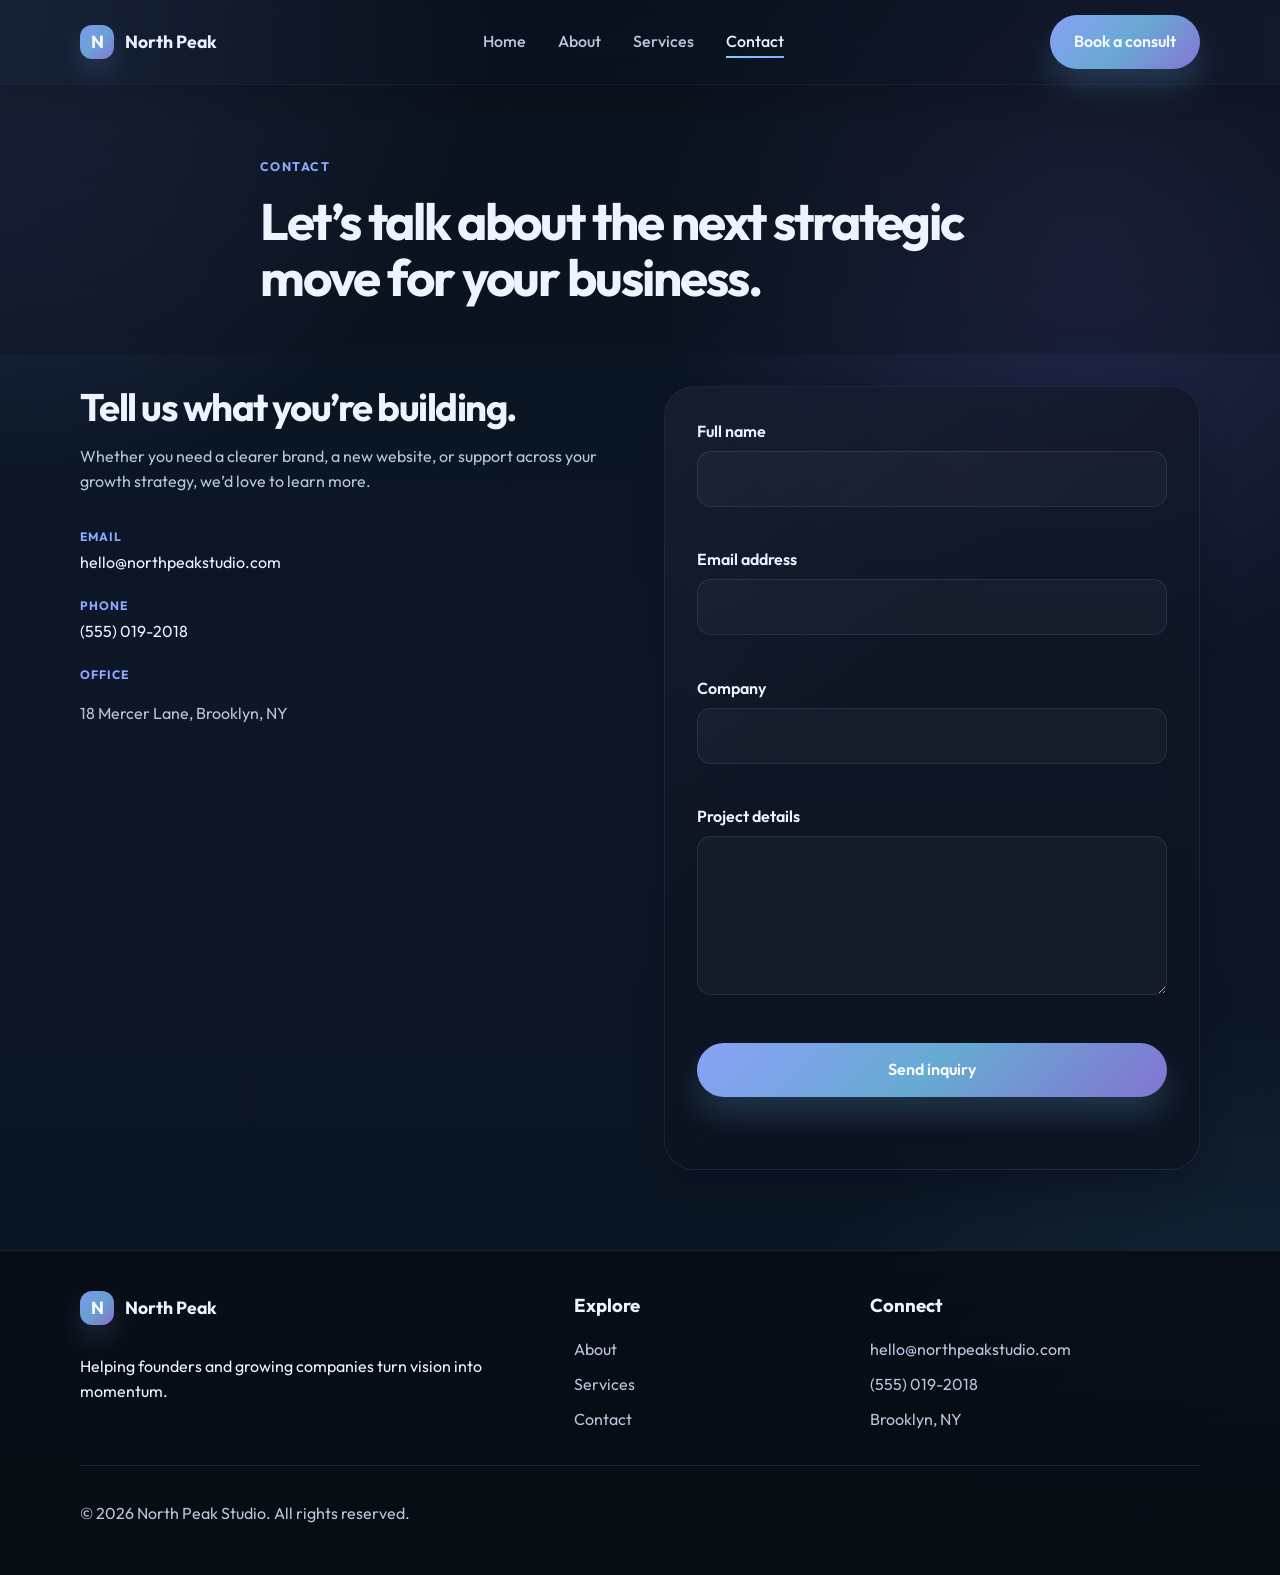
<file: contact.html>
<!DOCTYPE html>
<html lang="en">
  <head>
    <meta charset="UTF-8" />
    <meta name="viewport" content="width=device-width, initial-scale=1.0" />
    <meta
      name="description"
      content="Contact North Peak Studio to discuss brand strategy, web design, and digital growth support for your business."
    />
    <title>Contact | North Peak Studio</title>
    <link rel="preconnect" href="https://fonts.googleapis.com" />
    <link rel="preconnect" href="https://fonts.gstatic.com" crossorigin />
    <link
      href="https://fonts.googleapis.com/css2?family=Outfit:wght@400;500;600;700;800&display=swap"
      rel="stylesheet"
    />
    <link rel="stylesheet" href="styles.css" />
  </head>
  <body>
    <header class="site-header">
      <div class="container nav-wrap">
        <a href="index.html" class="brand" aria-label="North Peak Studio home page">
          <span class="brand-mark">N</span>
          <span>North Peak</span>
        </a>

        <button
          class="nav-toggle"
          type="button"
          aria-expanded="false"
          aria-controls="primary-navigation"
          aria-label="Toggle navigation menu"
        >
          <span></span>
          <span></span>
          <span></span>
        </button>

        <nav class="site-nav" id="primary-navigation" aria-label="Main navigation">
          <ul class="nav-links">
            <li><a href="index.html">Home</a></li>
            <li><a href="about.html">About</a></li>
            <li><a href="services.html">Services</a></li>
            <li><a href="contact.html" class="active">Contact</a></li>
          </ul>
        </nav>

        <a href="contact.html" class="btn btn-primary nav-cta">Book a consult</a>
      </div>
    </header>

    <main>
      <section class="page-hero small-hero">
        <div class="container narrow">
          <p class="eyebrow">Contact</p>
          <h1>Let’s talk about the next strategic move for your business.</h1>
        </div>
      </section>

      <section class="section contact-section">
        <div class="container contact-grid">
          <div class="contact-panel">
            <h2>Tell us what you’re building.</h2>
            <p>Whether you need a clearer brand, a new website, or support across your growth strategy, we’d love to learn more.</p>

            <div class="contact-list">
              <div>
                <span class="label">Email</span>
                <a href="mailto:hello@northpeakstudio.com">hello@northpeakstudio.com</a>
              </div>
              <div>
                <span class="label">Phone</span>
                <a href="tel:+15550192">(555) 019-2018</a>
              </div>
              <div>
                <span class="label">Office</span>
                <p>18 Mercer Lane, Brooklyn, NY</p>
              </div>
            </div>
          </div>

          <form id="contactForm" class="contact-form" novalidate>
            <div class="field-group">
              <label for="name">Full name</label>
              <input id="name" name="name" type="text" aria-describedby="nameError" />
              <span class="error-message" id="nameError" aria-live="polite"></span>
            </div>

            <div class="field-group">
              <label for="email">Email address</label>
              <input id="email" name="email" type="email" aria-describedby="emailError" />
              <span class="error-message" id="emailError" aria-live="polite"></span>
            </div>

            <div class="field-group">
              <label for="company">Company</label>
              <input id="company" name="company" type="text" aria-describedby="companyError" />
              <span class="error-message" id="companyError" aria-live="polite"></span>
            </div>

            <div class="field-group">
              <label for="message">Project details</label>
              <textarea id="message" name="message" rows="5" aria-describedby="messageError"></textarea>
              <span class="error-message" id="messageError" aria-live="polite"></span>
            </div>

            <button type="submit" class="btn btn-primary submit-btn">Send inquiry</button>
            <p id="formMessage" class="form-message" role="status" aria-live="polite"></p>
          </form>
        </div>
      </section>
    </main>

    <footer class="site-footer">
      <div class="container footer-grid">
        <div>
          <a href="index.html" class="brand footer-brand">
            <span class="brand-mark">N</span>
            <span>North Peak</span>
          </a>
          <p>Helping founders and growing companies turn vision into momentum.</p>
        </div>

        <div>
          <h3>Explore</h3>
          <ul>
            <li><a href="about.html">About</a></li>
            <li><a href="services.html">Services</a></li>
            <li><a href="contact.html">Contact</a></li>
          </ul>
        </div>

        <div>
          <h3>Connect</h3>
          <ul>
            <li><a href="mailto:hello@northpeakstudio.com">hello@northpeakstudio.com</a></li>
            <li><a href="tel:+15550192">(555) 019-2018</a></li>
            <li>Brooklyn, NY</li>
          </ul>
        </div>
      </div>
      <div class="container footer-bottom">
        <p>© 2026 North Peak Studio. All rights reserved.</p>
      </div>
    </footer>

    <script src="script.js"></script>
  </body>
</html>
</file>
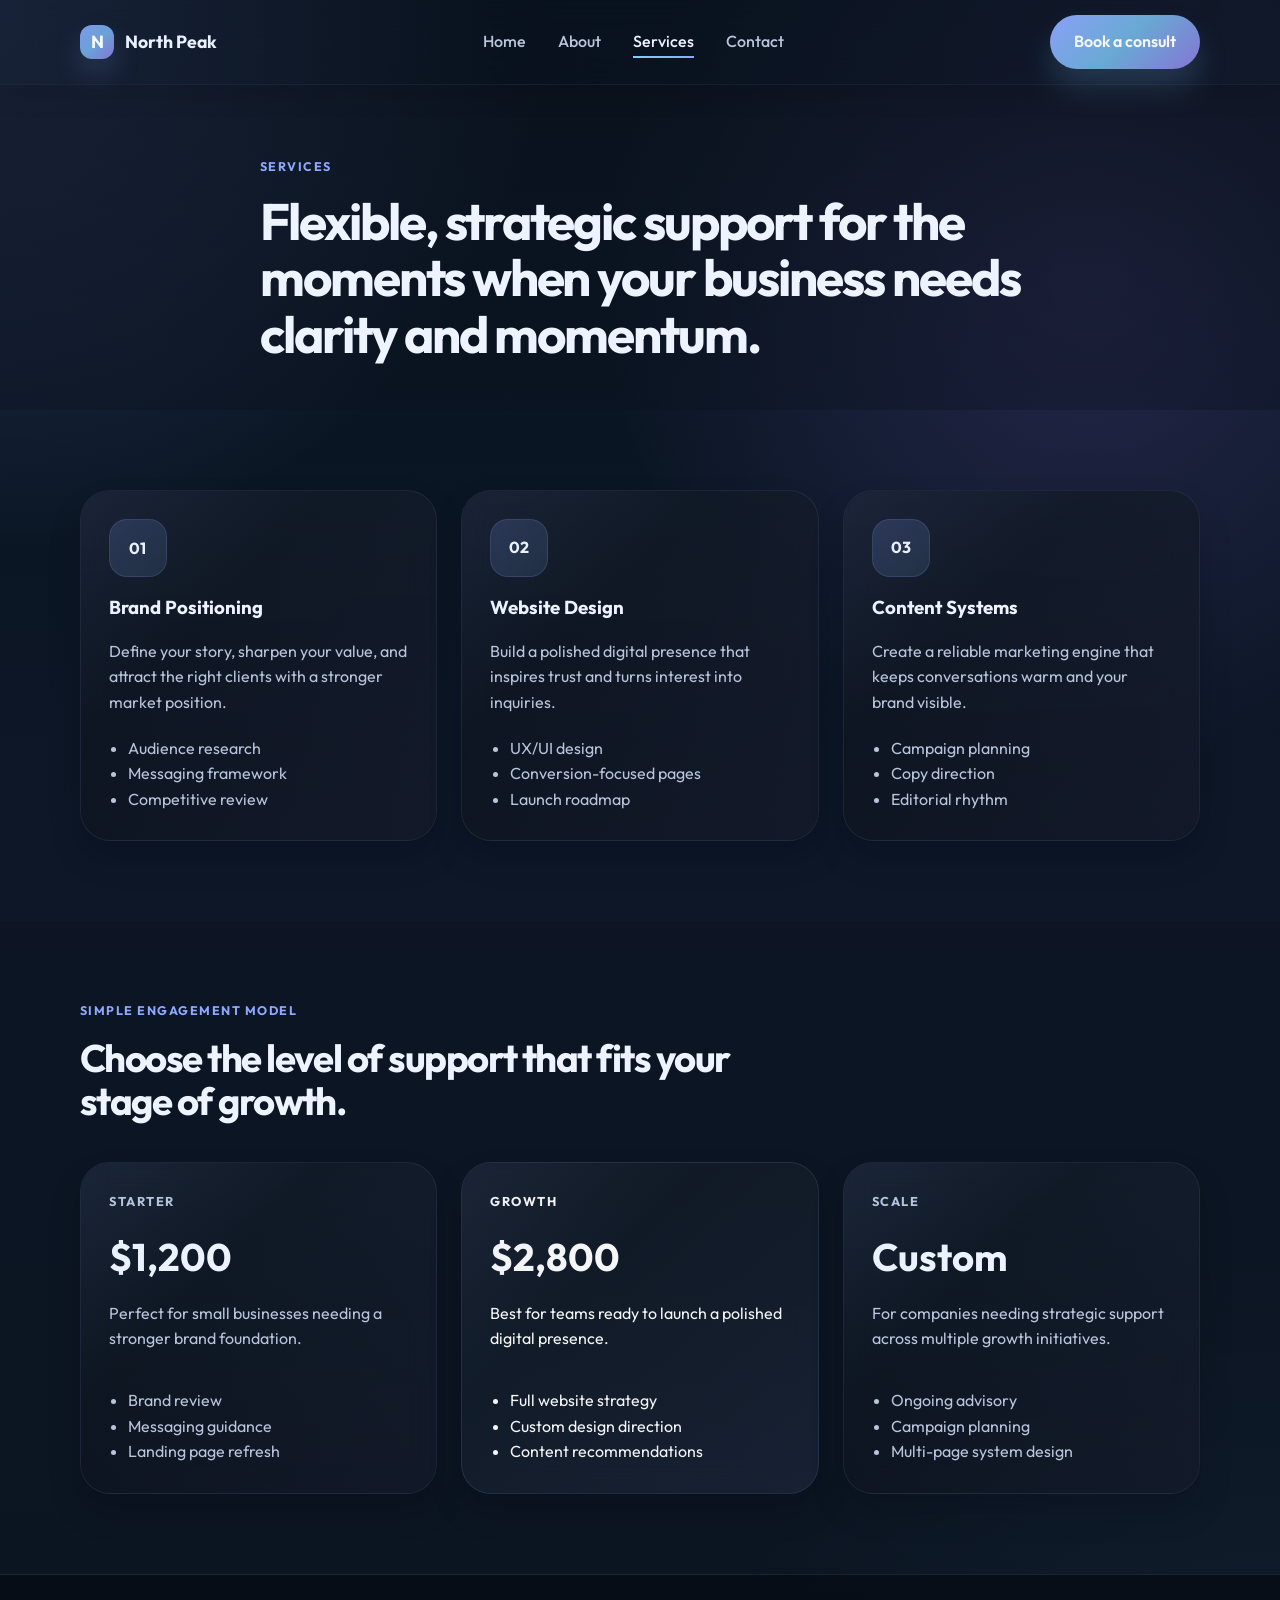
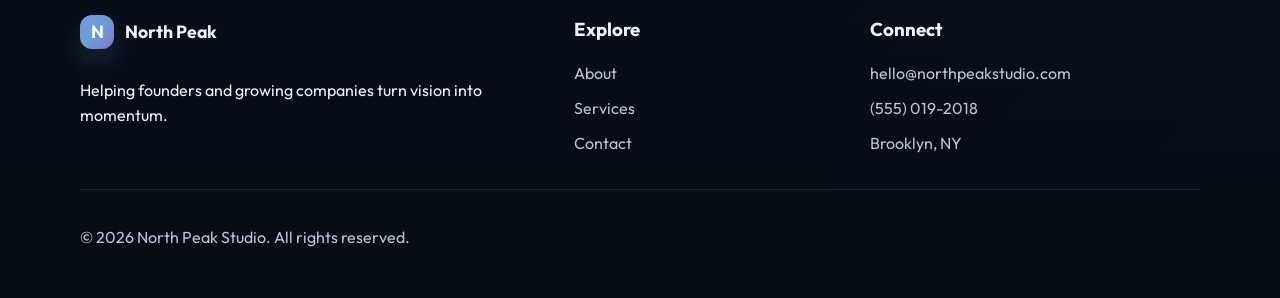
<file: services.html>
<!DOCTYPE html>
<html lang="en">
  <head>
    <meta charset="UTF-8" />
    <meta name="viewport" content="width=device-width, initial-scale=1.0" />
    <meta
      name="description"
      content="Explore North Peak Studio services including brand strategy, web design, and content marketing for business growth."
    />
    <title>Services | North Peak Studio</title>
    <link rel="preconnect" href="https://fonts.googleapis.com" />
    <link rel="preconnect" href="https://fonts.gstatic.com" crossorigin />
    <link
      href="https://fonts.googleapis.com/css2?family=Outfit:wght@400;500;600;700;800&display=swap"
      rel="stylesheet"
    />
    <link rel="stylesheet" href="styles.css" />
  </head>
  <body>
    <header class="site-header">
      <div class="container nav-wrap">
        <a href="index.html" class="brand" aria-label="North Peak Studio home page">
          <span class="brand-mark">N</span>
          <span>North Peak</span>
        </a>

        <button
          class="nav-toggle"
          type="button"
          aria-expanded="false"
          aria-controls="primary-navigation"
          aria-label="Toggle navigation menu"
        >
          <span></span>
          <span></span>
          <span></span>
        </button>

        <nav class="site-nav" id="primary-navigation" aria-label="Main navigation">
          <ul class="nav-links">
            <li><a href="index.html">Home</a></li>
            <li><a href="about.html">About</a></li>
            <li><a href="services.html" class="active">Services</a></li>
            <li><a href="contact.html">Contact</a></li>
          </ul>
        </nav>

        <a href="contact.html" class="btn btn-primary nav-cta">Book a consult</a>
      </div>
    </header>

    <main>
      <section class="page-hero small-hero">
        <div class="container narrow">
          <p class="eyebrow">Services</p>
          <h1>Flexible, strategic support for the moments when your business needs clarity and momentum.</h1>
        </div>
      </section>

      <section class="section">
        <div class="container">
          <div class="service-grid large-grid">
            <article class="info-card accent-card">
              <div class="icon-box" aria-hidden="true">01</div>
              <h3>Brand Positioning</h3>
              <p>Define your story, sharpen your value, and attract the right clients with a stronger market position.</p>
              <ul>
                <li>Audience research</li>
                <li>Messaging framework</li>
                <li>Competitive review</li>
              </ul>
            </article>

            <article class="info-card accent-card">
              <div class="icon-box" aria-hidden="true">02</div>
              <h3>Website Design</h3>
              <p>Build a polished digital presence that inspires trust and turns interest into inquiries.</p>
              <ul>
                <li>UX/UI design</li>
                <li>Conversion-focused pages</li>
                <li>Launch roadmap</li>
              </ul>
            </article>

            <article class="info-card accent-card">
              <div class="icon-box" aria-hidden="true">03</div>
              <h3>Content Systems</h3>
              <p>Create a reliable marketing engine that keeps conversations warm and your brand visible.</p>
              <ul>
                <li>Campaign planning</li>
                <li>Copy direction</li>
                <li>Editorial rhythm</li>
              </ul>
            </article>
          </div>
        </div>
      </section>

      <section class="section alt-bg">
        <div class="container">
          <div class="section-header">
            <p class="eyebrow">Simple engagement model</p>
            <h2>Choose the level of support that fits your stage of growth.</h2>
          </div>

          <div class="pricing-grid">
            <article class="pricing-card">
              <p class="pricing-tag">Starter</p>
              <h3>$1,200</h3>
              <p class="price-copy">Perfect for small businesses needing a stronger brand foundation.</p>
              <ul>
                <li>Brand review</li>
                <li>Messaging guidance</li>
                <li>Landing page refresh</li>
              </ul>
            </article>

            <article class="pricing-card featured-price">
              <p class="pricing-tag">Growth</p>
              <h3>$2,800</h3>
              <p class="price-copy">Best for teams ready to launch a polished digital presence.</p>
              <ul>
                <li>Full website strategy</li>
                <li>Custom design direction</li>
                <li>Content recommendations</li>
              </ul>
            </article>

            <article class="pricing-card">
              <p class="pricing-tag">Scale</p>
              <h3>Custom</h3>
              <p class="price-copy">For companies needing strategic support across multiple growth initiatives.</p>
              <ul>
                <li>Ongoing advisory</li>
                <li>Campaign planning</li>
                <li>Multi-page system design</li>
              </ul>
            </article>
          </div>
        </div>
      </section>
    </main>

    <footer class="site-footer">
      <div class="container footer-grid">
        <div>
          <a href="index.html" class="brand footer-brand">
            <span class="brand-mark">N</span>
            <span>North Peak</span>
          </a>
          <p>Helping founders and growing companies turn vision into momentum.</p>
        </div>

        <div>
          <h3>Explore</h3>
          <ul>
            <li><a href="about.html">About</a></li>
            <li><a href="services.html">Services</a></li>
            <li><a href="contact.html">Contact</a></li>
          </ul>
        </div>

        <div>
          <h3>Connect</h3>
          <ul>
            <li><a href="mailto:hello@northpeakstudio.com">hello@northpeakstudio.com</a></li>
            <li><a href="tel:+15550192">(555) 019-2018</a></li>
            <li>Brooklyn, NY</li>
          </ul>
        </div>
      </div>
      <div class="container footer-bottom">
        <p>© 2026 North Peak Studio. All rights reserved.</p>
      </div>
    </footer>

    <script src="script.js"></script>
  </body>
</html>
</file>
<file: styles.css>
:root {
  --bg: #081420;
  --bg-strong: #101b2d;
  --surface: rgba(17, 24, 39, 0.66);
  --surface-alt: rgba(12, 18, 31, 0.8);
  --panel: rgba(16, 24, 38, 0.7);
  --panel-strong: rgba(18, 28, 42, 0.9);
  --primary: #edf4ff;
  --primary-soft: rgba(130, 149, 255, 0.18);
  --accent: #8ea7ff;
  --accent-2: #7ed0ff;
  --accent-3: #a28dff;
  --text: #edf3ff;
  --muted: #b9c5dc;
  --line: rgba(170, 187, 255, 0.12);
  --shadow: 0 36px 68px rgba(2, 7, 16, 0.42);
  --shadow-soft: 0 18px 32px rgba(2, 6, 17, 0.18);
  --radius-lg: 30px;
  --radius-md: 18px;
  --radius-sm: 12px;
  --container: 1120px;
}

* {
  box-sizing: border-box;
}

html {
  scroll-behavior: smooth;
}

body {
  margin: 0;
  font-family: "Outfit", sans-serif;
  background:
    radial-gradient(circle at top left, rgba(134, 154, 255, 0.24), transparent 24%),
    radial-gradient(circle at 85% 15%, rgba(157, 122, 255, 0.18), transparent 25%),
    radial-gradient(circle at bottom right, rgba(98, 200, 255, 0.14), transparent 28%),
    linear-gradient(180deg, #081420 0%, #0d1728 48%, #091521 100%);
  color: var(--text);
  line-height: 1.6;
}

a {
  color: inherit;
  text-decoration: none;
}

img {
  max-width: 100%;
  display: block;
}

button,
input,
textarea {
  font: inherit;
}

button:focus-visible,
input:focus-visible,
textarea:focus-visible,
a:focus-visible {
  outline: 3px solid rgba(142, 170, 255, 0.45);
  outline-offset: 3px;
}

.container {
  width: min(var(--container), calc(100% - 2rem));
  margin: 0 auto;
}

.narrow {
  max-width: 760px;
}

.site-header {
  position: sticky;
  top: 0;
  z-index: 20;
  background: rgba(9, 17, 29, 0.72);
  backdrop-filter: blur(18px);
  -webkit-backdrop-filter: blur(18px);
  border-bottom: 1px solid rgba(170, 187, 255, 0.08);
  box-shadow: 0 10px 24px rgba(2, 7, 16, 0.12);
}

.site-header::before {
  content: "";
  position: absolute;
  inset: 0;
  background: linear-gradient(90deg, rgba(142, 167, 255, 0.06), transparent 40%, rgba(162, 141, 255, 0.04));
  pointer-events: none;
}

.nav-wrap {
  display: flex;
  align-items: center;
  justify-content: space-between;
  min-height: 84px;
  gap: 1rem;
}

.brand {
  display: inline-flex;
  align-items: center;
  gap: 0.7rem;
  font-weight: 700;
  font-size: 1.1rem;
}

.brand-mark {
  width: 34px;
  height: 34px;
  border-radius: 12px;
  display: inline-flex;
  align-items: center;
  justify-content: center;
  background: linear-gradient(135deg, rgba(138, 166, 255, 0.9), rgba(127, 196, 255, 0.8), rgba(163, 140, 255, 0.8));
  color: #f9fbff;
  font-weight: 700;
  box-shadow: 0 14px 28px rgba(138, 166, 255, 0.18);
}

.site-nav {
  flex: 1;
  display: flex;
  justify-content: center;
}

.nav-links {
  list-style: none;
  display: flex;
  align-items: center;
  gap: 2rem;
  margin: 0;
  padding: 0;
}

.nav-links a {
  position: relative;
  color: var(--muted);
  font-weight: 500;
  transition: color 0.2s ease, transform 0.2s ease;
}

.nav-links a:hover,
.nav-links a:focus-visible {
  transform: translateY(-1px);
}

.nav-links a::after {
  content: "";
  position: absolute;
  left: 0;
  bottom: -0.45rem;
  width: 100%;
  height: 2px;
  background: linear-gradient(90deg, var(--accent-2), var(--accent));
  transform: scaleX(0);
  transform-origin: center;
  transition: transform 0.25s ease;
}

.nav-links a:hover::after,
.nav-links a:focus-visible::after,
.nav-links a.active::after {
  transform: scaleX(1);
}

.nav-links a:hover,
.nav-links a:focus-visible,
.nav-links a.active {
  color: var(--text);
}

.btn {
  display: inline-flex;
  align-items: center;
  justify-content: center;
  border: none;
  border-radius: 999px;
  padding: 0.9rem 1.5rem;
  font-weight: 600;
  transition: transform 0.25s ease, box-shadow 0.25s ease, background 0.25s ease, border-color 0.25s ease, filter 0.25s ease;
  cursor: pointer;
}

.btn:hover,
.btn:focus-visible {
  transform: translateY(-3px);
  box-shadow: 0 18px 30px rgba(5, 12, 22, 0.18);
  filter: saturate(1.08);
}

.btn:active {
  transform: translateY(0) scale(0.985);
}

.btn-primary {
  color: #f8fbff;
  background: linear-gradient(135deg, rgba(142, 167, 255, 0.96), rgba(126, 208, 255, 0.8), rgba(162, 141, 255, 0.8));
  box-shadow: 0 18px 30px rgba(120, 199, 255, 0.18);
}

.btn-secondary {
  background: rgba(255, 255, 255, 0.02);
  border: 1px solid rgba(170, 187, 255, 0.14);
  color: var(--text);
  box-shadow: inset 0 1px 0 rgba(255,255,255,0.04);
}

.hero {
  padding: 5rem 0 4rem;
}

.hero-grid,
.split-layout,
.contact-grid {
  display: grid;
  grid-template-columns: repeat(2, minmax(0, 1fr));
  gap: 3rem;
  align-items: center;
}

.hero-copy h1,
.page-hero h1,
.section-header h2,
.content-panel h2,
.contact-panel h2 {
  margin: 0 0 1rem;
  color: var(--primary);
  line-height: 1.1;
  letter-spacing: -0.04em;
}

.hero-copy h1 {
  font-size: clamp(2.7rem, 5vw, 5rem);
}

.page-hero h1 {
  font-size: clamp(2.3rem, 4vw, 4rem);
}

.eyebrow {
  margin: 0 0 1rem;
  font-size: 0.78rem;
  font-weight: 700;
  letter-spacing: 0.12em;
  text-transform: uppercase;
  color: var(--accent);
}

.lede,
.content-panel p,
.contact-panel p,
.info-card p,
.feature-card p,
.testimonial-card,
.pricing-card p,
.contact-list p {
  color: var(--muted);
}

.hero-actions {
  display: flex;
  flex-wrap: wrap;
  gap: 1rem;
  margin-top: 2rem;
}

.hero-metrics {
  list-style: none;
  display: grid;
  grid-template-columns: repeat(3, minmax(0, 1fr));
  gap: 1rem;
  margin: 2.25rem 0 0;
  padding: 0;
}

.hero-metrics li {
  background: linear-gradient(180deg, rgba(18, 27, 40, 0.78), rgba(12, 18, 29, 0.7));
  border: 1px solid rgba(170, 187, 255, 0.09);
  backdrop-filter: blur(14px);
  -webkit-backdrop-filter: blur(14px);
  border-radius: var(--radius-md);
  padding: 1rem;
  box-shadow: inset 0 1px 0 rgba(255, 255, 255, 0.04), 0 10px 18px rgba(1, 5, 12, 0.12);
}

.hero-metrics strong {
  display: block;
  font-size: 1.5rem;
  color: var(--primary);
}

.hero-metrics span {
  color: var(--muted);
  font-size: 0.9rem;
}

.hero-visual {
  position: relative;
  min-height: 520px;
  display: grid;
  place-items: center;
}

.dashboard-panel {
  position: relative;
  width: min(100%, 540px);
  background: linear-gradient(180deg, rgba(17, 25, 38, 0.86), rgba(10, 17, 27, 0.74));
  border: 1px solid rgba(170, 187, 255, 0.12);
  border-radius: var(--radius-lg);
  box-shadow: var(--shadow);
  overflow: hidden;
}

.dashboard-panel::before {
  content: "";
  position: absolute;
  inset: 0;
  background: linear-gradient(135deg, rgba(142, 167, 255, 0.10), transparent 32%, rgba(162, 141, 255, 0.08));
  pointer-events: none;
}

.panel-header {
  display: flex;
  align-items: center;
  gap: 0.5rem;
  padding: 0.9rem 1rem;
  background: rgba(255, 255, 255, 0.03);
  border-bottom: 1px solid var(--line);
}

.dot {
  width: 11px;
  height: 11px;
  border-radius: 50%;
  display: inline-block;
}

.dot-red { background: #ff7e72; }
.dot-yellow { background: #f7c75f; }
.dot-green { background: #5ac39d; }

.dashboard-panel img {
  width: 100%;
  height: 460px;
  object-fit: cover;
}

.floating-card {
  position: absolute;
  background: rgba(18, 27, 40, 0.72);
  border: 1px solid rgba(170, 187, 255, 0.12);
  border-radius: var(--radius-md);
  box-shadow: 0 18px 30px rgba(3, 7, 18, 0.18);
  backdrop-filter: blur(14px);
  -webkit-backdrop-filter: blur(14px);
}

.card-one {
  left: 0;
  bottom: 3.5rem;
  padding: 1rem 1.15rem;
}

.card-two {
  right: 0.5rem;
  top: 2rem;
  padding: 1rem 1.1rem;
  min-width: 180px;
}

.card-label {
  display: block;
  font-size: 0.75rem;
  text-transform: uppercase;
  letter-spacing: 0.08em;
  color: var(--muted);
  margin-bottom: 0.35rem;
}

.floating-card strong {
  display: block;
  font-size: 2rem;
  color: var(--primary);
}

.floating-card small {
  color: var(--muted);
}

.progress {
  width: 100%;
  height: 10px;
  background: rgba(16, 59, 79, 0.08);
  border-radius: 999px;
  overflow: hidden;
  margin: 0.5rem 0;
}

.progress span {
  display: block;
  height: 100%;
  width: 92%;
  background: linear-gradient(90deg, var(--accent), #f0b072);
  border-radius: inherit;
}

.logo-strip {
  background: rgba(255, 255, 255, 0.025);
  border-top: 1px solid var(--line);
  border-bottom: 1px solid var(--line);
  padding: 1.2rem 0;
}

.logo-row {
  display: grid;
  grid-template-columns: repeat(5, minmax(0, 1fr));
  gap: 1rem;
  font-weight: 600;
  color: rgba(30, 47, 56, 0.65);
  text-transform: uppercase;
  letter-spacing: 0.08em;
  text-align: center;
}

.section {
  padding: 5rem 0;
}

.alt-bg {
  background: rgba(14, 20, 32, 0.48);
}

.section-header {
  max-width: 720px;
  margin-bottom: 2.5rem;
}

.section-header h2,
.content-panel h2,
.contact-panel h2 {
  font-size: clamp(2rem, 3vw, 3rem);
}

.service-grid,
.testimonial-grid,
.feature-grid,
.team-grid,
.pricing-grid {
  display: grid;
  gap: 1.5rem;
}

.service-grid {
  grid-template-columns: repeat(3, minmax(0, 1fr));
}

.testimonial-grid {
  grid-template-columns: repeat(3, minmax(0, 1fr));
}

.feature-grid,
.team-grid {
  grid-template-columns: repeat(3, minmax(0, 1fr));
}

.pricing-grid {
  grid-template-columns: repeat(3, minmax(0, 1fr));
}

.info-card,
.feature-card,
.testimonial-card,
.pricing-card,
.team-card {
  background: linear-gradient(180deg, rgba(18, 28, 41, 0.8), rgba(13, 20, 31, 0.72));
  border-radius: var(--radius-lg);
  border: 1px solid rgba(170, 187, 255, 0.1);
  box-shadow: var(--shadow-soft);
  backdrop-filter: blur(16px);
  -webkit-backdrop-filter: blur(16px);
  transition: transform 0.28s ease, box-shadow 0.28s ease, border-color 0.28s ease, background 0.28s ease;
}

.info-card:hover,
.feature-card:hover,
.testimonial-card:hover,
.pricing-card:hover,
.team-card:hover {
  transform: translateY(-6px);
  border-color: rgba(138, 156, 255, 0.24);
  box-shadow: 0 22px 36px rgba(5, 11, 19, 0.24);
  background: linear-gradient(180deg, rgba(20, 31, 47, 0.9), rgba(14, 22, 34, 0.8));
}

.info-card::before,
.feature-card::before,
.testimonial-card::before,
.pricing-card::before,
.team-card::before {
  content: "";
  position: absolute;
  inset: 0;
  background: linear-gradient(135deg, rgba(142, 167, 255, 0.08), transparent 35%, rgba(162, 141, 255, 0.04));
  border-radius: inherit;
  pointer-events: none;
}

.info-card,
.feature-card,
.testimonial-card,
.pricing-card,
.team-card {
  position: relative;
  overflow: hidden;
}

.info-card,
.feature-card,
.pricing-card {
  padding: 1.75rem;
}

.info-card h3,
.feature-card h3,
.pricing-card h3,
.team-card h3 {
  margin-top: 1rem;
  margin-bottom: 0.75rem;
  color: var(--primary);
}

.icon-box {
  width: 58px;
  height: 58px;
  border-radius: 18px;
  display: inline-flex;
  align-items: center;
  justify-content: center;
  background: linear-gradient(135deg, rgba(138, 156, 255, 0.18), rgba(126, 201, 255, 0.12));
  color: var(--primary);
  font-weight: 700;
  border: 1px solid rgba(170, 187, 255, 0.12);
}

.accent-card {
  background: linear-gradient(180deg, rgba(18, 26, 39, 0.8), rgba(14, 20, 32, 0.86));
}

.info-card ul,
.pricing-card ul {
  margin: 1.25rem 0 0;
  padding-left: 1.2rem;
  color: var(--muted);
}

.image-panel img {
  width: 100%;
  min-height: 500px;
  object-fit: cover;
  border-radius: var(--radius-lg);
  box-shadow: var(--shadow);
}

.check-list {
  list-style: none;
  padding: 0;
  margin: 1.5rem 0 2rem;
  display: grid;
  gap: 0.9rem;
  color: var(--text);
}

.check-list li::before {
  content: "✓";
  display: inline-block;
  width: 24px;
  height: 24px;
  margin-right: 0.7rem;
  border-radius: 50%;
  background: linear-gradient(135deg, rgba(138, 156, 255, 0.18), rgba(126, 201, 255, 0.18));
  color: var(--primary);
  text-align: center;
  line-height: 24px;
  font-weight: 700;
}

.testimonial-card {
  padding: 2rem 1.5rem;
  margin: 0;
  font-size: 1.02rem;
}

.testimonial-card footer {
  display: flex;
  flex-direction: column;
  margin-top: 1.5rem;
}

.testimonial-card strong {
  color: var(--primary);
}

.testimonial-card span {
  color: var(--muted);
}

.cta-section {
  padding-top: 0;
}

.cta-banner {
  background: linear-gradient(135deg, rgba(142, 167, 255, 0.15), rgba(126, 208, 255, 0.08), rgba(162, 141, 255, 0.12));
  border: 1px solid rgba(170, 187, 255, 0.12);
  color: white;
  border-radius: var(--radius-lg);
  padding: 2.3rem 2rem;
  display: flex;
  align-items: center;
  justify-content: space-between;
  gap: 1rem;
  box-shadow: var(--shadow-soft);
}

.cta-banner::before {
  content: "";
  position: absolute;
  inset: 0;
  background: linear-gradient(90deg, rgba(255,255,255,0.06), transparent 35%, rgba(255,255,255,0.04));
  pointer-events: none;
}

.cta-banner {
  position: relative;
  overflow: hidden;
}

.cta-banner .eyebrow {
  color: rgba(255, 255, 255, 0.7);
}

.cta-banner h2 {
  font-size: clamp(1.8rem, 3vw, 2.7rem);
  margin: 0;
  color: white;
}

.page-hero {
  padding: 4.5rem 0 2rem;
}

.small-hero {
  background: linear-gradient(180deg, rgba(12, 17, 27, 0.55), rgba(9, 17, 29, 0.35));
}

.feature-card {
  min-height: 220px;
}

.team-card {
  overflow: hidden;
}

.team-card img {
  width: 100%;
  height: 310px;
  object-fit: cover;
}

.team-info {
  padding: 1.3rem 1.25rem 1.5rem;
}

.pricing-card {
  position: relative;
  display: flex;
  flex-direction: column;
}

.pricing-tag {
  margin: 0;
  font-size: 0.8rem;
  letter-spacing: 0.12em;
  text-transform: uppercase;
  color: var(--accent);
  font-weight: 700;
}

.pricing-card h3 {
  font-size: clamp(2rem, 3vw, 2.6rem);
}

.price-copy {
  margin-top: 0;
}

.featured-price {
  background: linear-gradient(180deg, rgba(17, 26, 38, 0.9), rgba(20, 31, 46, 0.8));
  color: white;
  border-color: rgba(170, 187, 255, 0.12);
}

.featured-price .pricing-tag,
.featured-price h3,
.featured-price p,
.featured-price li {
  color: rgba(255, 255, 255, 0.96);
}

.contact-section {
  padding-top: 2rem;
}

.contact-grid {
  align-items: start;
}

.contact-list {
  display: grid;
  gap: 1.25rem;
  margin-top: 2rem;
}

.contact-list .label {
  display: block;
  font-size: 0.76rem;
  letter-spacing: 0.08em;
  text-transform: uppercase;
  color: var(--accent);
  margin-bottom: 0.25rem;
  font-weight: 700;
}

.contact-form {
  background: linear-gradient(180deg, rgba(17, 24, 39, 0.75), rgba(12, 18, 31, 0.7));
  border: 1px solid rgba(170, 187, 255, 0.1);
  border-radius: var(--radius-lg);
  box-shadow: var(--shadow-soft);
  padding: 2rem;
  backdrop-filter: blur(12px);
  -webkit-backdrop-filter: blur(12px);
}

.contact-form::before {
  content: "";
  position: absolute;
  inset: 0;
  background: linear-gradient(135deg, rgba(142, 167, 255, 0.05), transparent 40%);
  pointer-events: none;
}

.contact-form {
  position: relative;
  overflow: hidden;
}

.field-group {
  margin-bottom: 1.2rem;
}

.field-group label {
  display: block;
  margin-bottom: 0.4rem;
  color: var(--primary);
  font-weight: 600;
}

.field-group input,
.field-group textarea {
  width: 100%;
  border: 1px solid rgba(170, 187, 255, 0.12);
  border-radius: 14px;
  padding: 0.9rem 1rem;
  background: rgba(255, 255, 255, 0.03);
  color: var(--text);
  transition: border-color 0.2s ease, box-shadow 0.2s ease, transform 0.15s ease, background 0.2s ease;
}

.field-group input:hover,
.field-group textarea:hover {
  border-color: rgba(150, 175, 255, 0.26);
  background: rgba(255, 255, 255, 0.04);
}

.field-group input:focus,
.field-group textarea:focus {
  border-color: rgba(126, 201, 255, 0.55);
  box-shadow: 0 0 0 4px rgba(126, 201, 255, 0.1);
  transform: translateY(-1px);
}

.error-message {
  display: block;
  min-height: 1.2em;
  margin-top: 0.35rem;
  color: #b93a2f;
  font-size: 0.8rem;
}

.field-group input.invalid,
.field-group textarea.invalid {
  border-color: #b93a2f;
  background: rgba(185, 58, 47, 0.04);
}

.form-message {
  min-height: 1.5em;
  margin: 1rem 0 0;
  font-weight: 600;
}

.form-message.success {
  color: #156f4f;
}

.form-message.error {
  color: #b93a2f;
}

.submit-btn {
  width: 100%;
}

.site-footer {
  background: linear-gradient(180deg, rgba(7, 13, 22, 0.94), rgba(7, 12, 18, 0.98));
  border-top: 1px solid var(--line);
  padding-top: 2.5rem;
}

.footer-grid {
  display: grid;
  grid-template-columns: 1.4fr 0.8fr 1fr;
  gap: 2rem;
  padding-bottom: 2rem;
}

.footer-brand {
  margin-bottom: 0.8rem;
}

.site-footer h3 {
  margin-top: 0;
  margin-bottom: 1rem;
  color: var(--primary);
}

.site-footer ul {
  list-style: none;
  padding: 0;
  margin: 0;
  display: grid;
  gap: 0.6rem;
  color: var(--muted);
}

.footer-bottom {
  border-top: 1px solid var(--line);
  padding: 1.2rem 0 2rem;
  color: var(--muted);
}

.nav-toggle {
  display: none;
  flex-direction: column;
  justify-content: center;
  gap: 5px;
  width: 44px;
  height: 44px;
  padding: 0.55rem;
  border: 1px solid rgba(170, 187, 255, 0.14);
  border-radius: 12px;
  background: rgba(255, 255, 255, 0.02);
  transition: transform 0.2s ease, border-color 0.2s ease;
}

.nav-toggle:hover,
.nav-toggle:focus-visible {
  transform: translateY(-1px);
  border-color: rgba(170, 187, 255, 0.22);
}

.nav-toggle span {
  width: 100%;
  height: 2px;
  background: var(--primary);
  border-radius: 2px;
}

@media (max-width: 900px) {
  .hero-grid,
  .split-layout,
  .contact-grid,
  .pricing-grid,
  .service-grid,
  .testimonial-grid,
  .feature-grid,
  .team-grid,
  .footer-grid {
    grid-template-columns: 1fr;
  }

  .hero-copy {
    order: 1;
  }

  .hero-visual {
    order: 2;
  }

  .cta-banner {
    flex-direction: column;
    align-items: flex-start;
  }
}

@media (max-width: 760px) {
  .nav-toggle {
    display: flex;
    order: 2;
  }

  .nav-wrap {
    flex-wrap: wrap;
  }

  .site-nav {
    width: 100%;
    order: 3;
    display: none;
  }

  .site-nav.open {
    display: block;
  }

  .nav-links {
    flex-direction: column;
    align-items: flex-start;
    gap: 1rem;
    padding: 1rem 0 1.25rem;
  }

  .nav-cta {
    display: none;
  }

  .hero {
    padding-top: 3.4rem;
  }

  .logo-row {
    grid-template-columns: repeat(2, minmax(0, 1fr));
  }

  .hero-metrics {
    grid-template-columns: 1fr;
  }

  .contact-form {
    padding: 1.25rem;
  }
}
</file>
